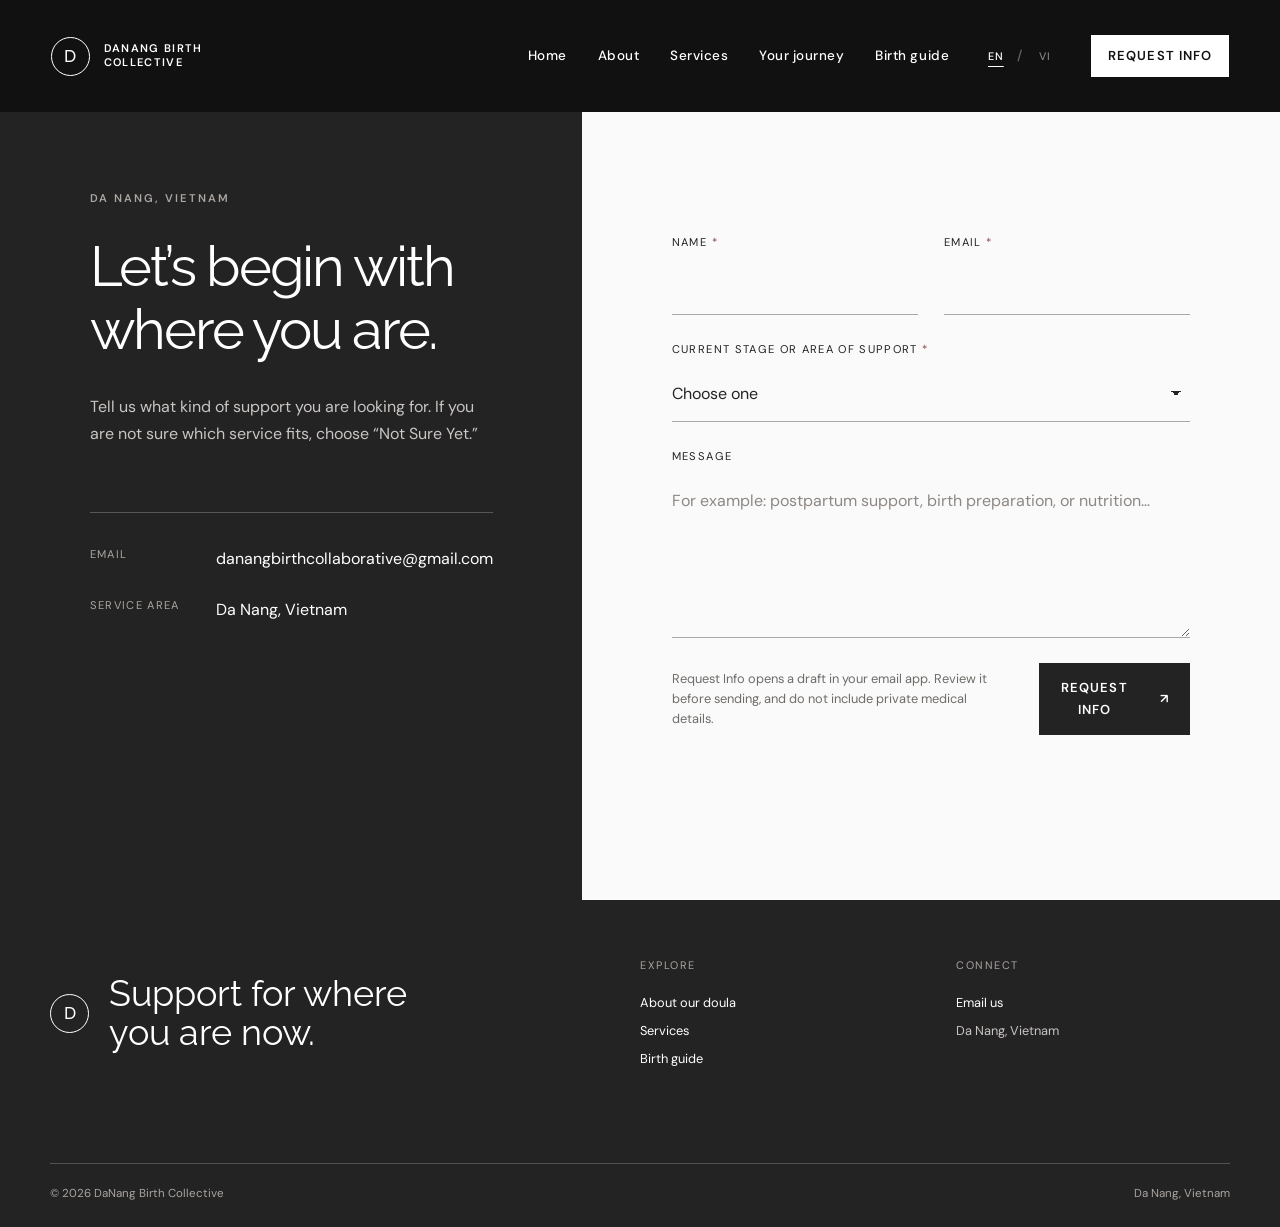
<file: contact.html>
<!doctype html>
<html lang="en">
  <head>
    <meta charset="utf-8" />
    <meta name="viewport" content="width=device-width, initial-scale=1" />
    <meta
      name="description"
      content="Request information from DaNang Birth Collective in Da Nang, Vietnam."
    />
    <meta name="theme-color" content="#111111" />
    <title>Contact | DaNang Birth Collective</title>
    <link rel="icon" href="favicon.svg" type="image/svg+xml" />
    <link rel="preconnect" href="https://fonts.googleapis.com" />
    <link rel="preconnect" href="https://fonts.gstatic.com" crossorigin />
    <link
      href="https://fonts.googleapis.com/css2?family=DM+Sans:wght@400;500;600&amp;family=Raleway:wght@400;500;600&amp;display=swap"
      rel="stylesheet"
    />
    <link rel="stylesheet" href="styles.css?v=20260722-5" />
  </head>
  <body>
    <a class="skip-link" href="#main">Skip to content</a>
    <header class="site-header" id="top">
      <a class="wordmark" href="index.html"
        ><span class="wordmark-mark" aria-hidden="true">D</span
        ><span>DaNang Birth<br />Collective</span></a
      >
      <div
        class="language-switcher mobile-language-switcher"
        role="group"
        aria-label="Language"
      >
        <button type="button" data-lang="en" aria-pressed="true">EN</button
        ><span aria-hidden="true">/</span
        ><button type="button" data-lang="vi" aria-pressed="false">VI</button>
      </div>
      <button
        class="menu-toggle"
        type="button"
        aria-expanded="false"
        aria-controls="site-nav"
      >
        <span>Menu</span><i aria-hidden="true"></i>
      </button>
      <nav class="site-nav" id="site-nav" aria-label="Main navigation">
        <a href="index.html">Home</a><a href="about.html">About</a
        ><a href="index.html#services">Services</a
        ><a href="index.html#journey">Your journey</a
        ><a href="index.html#guide">Birth guide</a>
        <div
          class="language-switcher desktop-language-switcher"
          role="group"
          aria-label="Language"
        >
          <button type="button" data-lang="en" aria-pressed="true">EN</button
          ><span aria-hidden="true">/</span
          ><button type="button" data-lang="vi" aria-pressed="false">VI</button>
        </div>
        <a class="button button-small" href="contact.html" aria-current="page"
          >Request Info</a
        >
      </nav>
    </header>
    <main id="main" class="contact-page">
      <section class="contact-page-intro">
        <p class="eyebrow">Da Nang, Vietnam</p>
        <h1>Let’s begin with where you are.</h1>
        <p>
          Tell us what kind of support you are looking for. If you are not sure
          which service fits, choose “Not Sure Yet.”
        </p>
        <div class="contact-facts">
          <div>
            <span>Email</span
            ><a href="mailto:danangbirthcollaborative@gmail.com"
              >danangbirthcollaborative@gmail.com</a
            >
          </div>
          <div>
            <span>Service area</span>
            <p>Da Nang, Vietnam</p>
          </div>
        </div>
      </section>
      <section class="contact-page-form">
        <form id="info-form" data-email-draft>
          <div class="field">
            <label for="name">Name <span aria-hidden="true">*</span></label
            ><input
              id="name"
              name="name"
              type="text"
              autocomplete="name"
              required
            />
          </div>
          <div class="field">
            <label for="email">Email <span aria-hidden="true">*</span></label
            ><input
              id="email"
              name="email"
              type="email"
              autocomplete="email"
              required
            />
          </div>
          <div class="field field-full">
            <label for="stage"
              >Current stage or area of support
              <span aria-hidden="true">*</span></label
            ><select id="stage" name="stage" required>
              <option value="">Choose one</option>
              <option>Pregnancy</option>
              <option>Preparing for Birth</option>
              <option>Postpartum</option>
              <option>Fitness and Strength</option>
              <option>Nutrition</option>
              <option>Other Support</option>
              <option>Not Sure Yet</option>
            </select>
          </div>
          <div class="field field-full">
            <label for="message">Message</label
            ><textarea
              id="message"
              name="message"
              rows="5"
              placeholder="For example: postpartum support, birth preparation, or nutrition…"
            ></textarea>
          </div>
          <div class="field-full form-footer">
            <p>
              Request Info opens a draft in your email app. Review it before
              sending, and do not include private medical details.
            </p>
            <button class="button" type="submit">
              Request Info <span aria-hidden="true">↗</span>
            </button>
          </div>
          <p
            class="form-message field-full"
            role="status"
            aria-live="polite"
          ></p>
        </form>
      </section>
    </main>
    <footer class="site-footer compact-footer" id="footer">
      <div class="footer-wordmark">
        <span class="wordmark-mark" aria-hidden="true">D</span>
        <h2>Support for where<br />you are now.</h2>
      </div>
      <div>
        <p class="footer-label">Explore</p>
        <a href="about.html">About our doula</a
        ><a href="index.html#services">Services</a
        ><a href="index.html#guide">Birth guide</a>
      </div>
      <div>
        <p class="footer-label">Connect</p>
        <a href="mailto:danangbirthcollaborative@gmail.com">Email us</a>
        <p>Da Nang, Vietnam</p>
      </div>
      <div class="footer-bottom">
        <p>© <span id="year"></span> DaNang Birth Collective</p>
        <p>Da Nang, Vietnam</p>
      </div>
    </footer>
    <script src="i18n.js?v=20260723-1"></script>
    <script src="script.js?v=20260723-1"></script>
  </body>
</html>
</file>
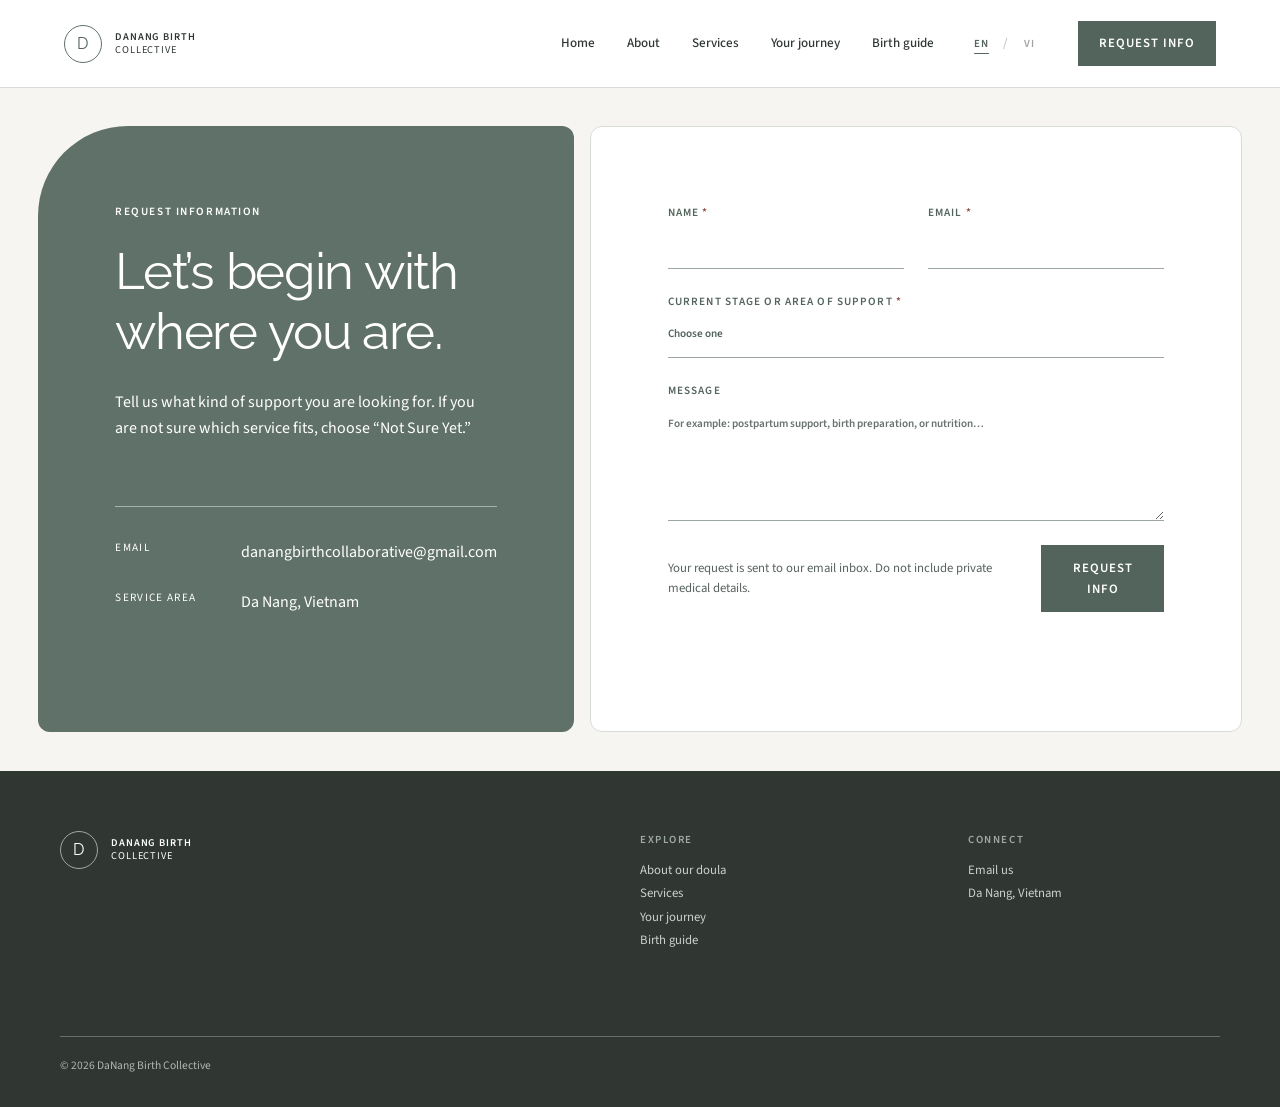
<file: demo-2/contact.html>
<!doctype html>
<html lang="en">
  <head>
    <meta charset="utf-8" />
    <meta name="viewport" content="width=device-width, initial-scale=1" />
    <meta
      name="description"
      content="Contact DaNang Birth Collective and request doula, strength, or nutrition information in Da Nang."
    />
    <meta name="theme-color" content="#ffffff" />
    <title>Contact | DaNang Birth Collective</title>
    <link rel="icon" href="../favicon.svg" type="image/svg+xml" />
    <link rel="preconnect" href="https://fonts.googleapis.com" />
    <link rel="preconnect" href="https://fonts.gstatic.com" crossorigin />
    <link
      href="https://fonts.googleapis.com/css2?family=Raleway:wght@400;500;600&amp;family=Source+Sans+3:wght@400;500;600&amp;display=swap"
      rel="stylesheet"
    />
    <link rel="stylesheet" href="styles.css?v=20260723-4" />
  </head>
  <body>
    <a class="skip-link" href="#main">Skip to content</a>
    <header class="site-header" id="top">
      <a class="brand" href="index.html"
        ><span class="brand-mark" aria-hidden="true">D</span
        ><span><strong>DaNang Birth</strong>Collective</span></a
      >
      <div
        class="language-switcher mobile-language-switcher"
        role="group"
        aria-label="Language"
      >
        <button type="button" data-lang="en" aria-pressed="true">EN</button
        ><span aria-hidden="true">/</span
        ><button type="button" data-lang="vi" aria-pressed="false">VI</button>
      </div>
      <button
        class="menu-button"
        type="button"
        aria-expanded="false"
        aria-controls="nav"
      >
        <span>Menu</span><i aria-hidden="true"></i>
      </button>
      <nav id="nav" aria-label="Main navigation">
        <a href="index.html">Home</a><a href="about.html">About</a
        ><a href="index.html#services">Services</a
        ><a href="index.html#journey">Your journey</a
        ><a href="index.html#guide">Birth guide</a>
        <div
          class="language-switcher desktop-language-switcher"
          role="group"
          aria-label="Language"
        >
          <button type="button" data-lang="en" aria-pressed="true">EN</button
          ><span aria-hidden="true">/</span
          ><button type="button" data-lang="vi" aria-pressed="false">VI</button>
        </div>
        <a class="nav-cta" href="contact.html" aria-current="page"
          >Request Info</a
        >
      </nav>
    </header>
    <main id="main" class="soft-contact-page">
      <section class="soft-contact-intro">
        <p class="eyebrow">Request information</p>
        <h1>Let’s begin with where you are.</h1>
        <p>
          Tell us what kind of support you are looking for. If you are not sure
          which service fits, choose “Not Sure Yet.”
        </p>
        <div class="soft-contact-details">
          <div>
            <span>Email</span
            ><a href="mailto:danangbirthcollaborative@gmail.com"
              >danangbirthcollaborative@gmail.com</a
            >
          </div>
          <div>
            <span>Service area</span>
            <p>Da Nang, Vietnam</p>
          </div>
        </div>
      </section>
      <section class="soft-contact-form">
        <form
          id="contact-form"
          action="https://formsubmit.co/danangbirthcollaborative@gmail.com"
          method="post"
        >
          <input
            type="hidden"
            name="_subject"
            value="New website inquiry - DaNang Birth Collective"
          />
          <input type="hidden" name="_template" value="table" />
          <input type="hidden" name="_captcha" value="false" />
          <input
            type="hidden"
            name="_next"
            value="https://nguyenvuong789.github.io/danang-birth-collaborative-demo/demo-2/contact.html?request=sent#main"
          />
          <label
            ><span class="label-text"
              >Name <span aria-hidden="true">*</span></span
            ><input
              id="name"
              name="name"
              type="text"
              autocomplete="name"
              required
          /></label>
          <label
            ><span class="label-text"
              >Email <span aria-hidden="true">*</span></span
            ><input
              id="email"
              name="email"
              type="email"
              autocomplete="email"
              spellcheck="false"
              required
          /></label>
          <label class="full"
            ><span class="label-text"
              >Current stage or area of support
              <span aria-hidden="true">*</span></span
            ><select id="stage" name="stage" required>
              <option value="">Choose one</option>
              <option>Pregnancy</option>
              <option>Preparing for Birth</option>
              <option>Postpartum</option>
              <option>Fitness and Strength</option>
              <option>Nutrition</option>
              <option>Other Support</option>
              <option>Not Sure Yet</option>
            </select></label
          >
          <label class="full"
            >Message<textarea
              id="message"
              name="message"
              rows="5"
              placeholder="For example: postpartum support, birth preparation, or nutrition…"
            ></textarea>
          </label>
          <div class="form-footer full">
            <p>
              Your request is sent to our email inbox. Do not include private
              medical details.
            </p>
            <button class="button" type="submit">Request Info</button>
          </div>
          <p class="form-message full" role="status" aria-live="polite"></p>
        </form>
      </section>
    </main>
    <footer id="footer">
      <a class="brand" href="index.html"
        ><span class="brand-mark" aria-hidden="true">D</span
        ><span><strong>DaNang Birth</strong>Collective</span></a
      >
      <div>
        <p class="footer-label">Explore</p>
        <a href="about.html">About our doula</a
        ><a href="index.html#services">Services</a
        ><a href="index.html#journey">Your journey</a
        ><a href="index.html#guide">Birth guide</a>
      </div>
      <div>
        <p class="footer-label">Connect</p>
        <a href="mailto:danangbirthcollaborative@gmail.com">Email us</a>
        <p>Da Nang, Vietnam</p>
      </div>
      <p class="copyright">© <span id="year"></span> DaNang Birth Collective</p>
    </footer>
    <script src="../i18n.js?v=20260723-1"></script>
    <script src="../script.js?v=20260723-1"></script>
  </body>
</html>
</file>
<file: styles.css>
:root {
  --ink: #242323;
  --charcoal: #363434;
  --paper: #ffffff;
  --warm-white: #fafafa;
  --stone: #f1f1f1;
  --blush: #f1f1f1;
  --muted: #6f6b68;
  --line: #d8d5d1;
  --display: "Raleway", sans-serif;
  --body: "DM Sans", sans-serif;
}

* {
  box-sizing: border-box;
}
html {
  scroll-behavior: smooth;
}
body {
  margin: 0;
  overflow-x: hidden;
  background: var(--paper);
  color: var(--ink);
  font-family: var(--body);
  font-size: 16px;
  line-height: 1.7;
}
body.menu-open {
  overflow-x: hidden;
}
img {
  display: block;
  width: 100%;
  object-fit: cover;
}
a {
  color: inherit;
  text-decoration: none;
}
button,
input,
select,
textarea {
  font: inherit;
  color: inherit;
}
button {
  cursor: pointer;
}
.skip-link {
  position: fixed;
  left: 1rem;
  top: -5rem;
  z-index: 100;
  padding: 0.75rem 1rem;
  background: var(--ink);
  color: #fff;
}
.skip-link:focus {
  top: 1rem;
}

.site-header {
  min-height: 112px;
  padding: 0 clamp(1.25rem, 4vw, 4.5rem);
  display: flex;
  align-items: center;
  justify-content: space-between;
  border-bottom: 0;
  background: #111;
  color: #fff;
  position: relative;
  z-index: 20;
}
.wordmark {
  display: flex;
  gap: 0.85rem;
  align-items: center;
  font-size: 0.69rem;
  line-height: 1.25;
  letter-spacing: 0.12em;
  text-transform: uppercase;
  font-weight: 600;
}
.wordmark-mark {
  display: grid;
  place-items: center;
  width: 39px;
  height: 39px;
  border: 1px solid currentColor;
  border-radius: 50%;
  font-family: var(--display);
  font-size: 1.05rem;
  font-weight: 500;
}
.site-nav {
  display: flex;
  align-items: center;
  gap: clamp(1rem, 2.4vw, 2.5rem);
  font-size: 0.84rem;
  font-weight: 500;
  letter-spacing: 0.04em;
}
.site-nav > a:not(.button) {
  position: relative;
}
.site-nav > a:not(.button)::after {
  content: "";
  position: absolute;
  left: 0;
  right: 100%;
  bottom: -0.35rem;
  height: 1px;
  background: currentColor;
  transition: right 0.25s ease;
}
.site-nav > a:not(.button):hover::after {
  right: 0;
}
.menu-toggle {
  display: none;
  background: none;
  border: 0;
}

.button {
  display: inline-flex;
  justify-content: space-between;
  align-items: center;
  gap: 2rem;
  min-height: 52px;
  padding: 0.8rem 1.3rem;
  border: 1px solid var(--ink);
  background: var(--ink);
  color: #fff;
  font-size: 0.8125rem;
  font-weight: 600;
  letter-spacing: 0.08em;
  text-transform: uppercase;
  transition:
    background 0.2s,
    color 0.2s;
}
.button:hover {
  background: transparent;
  color: var(--ink);
}
.button-small {
  min-height: 42px;
  padding: 0.5rem 1rem;
}
.site-header .button {
  border-color: #fff;
  background: #fff;
  color: #111;
}
.site-header .button:hover {
  background: transparent;
  color: #fff;
}
.text-link {
  display: inline-block;
  padding-bottom: 0.2rem;
  border-bottom: 1px solid var(--ink);
  font-size: 0.84rem;
  font-weight: 600;
  letter-spacing: 0.03em;
}
.text-link:hover {
  color: var(--muted);
  border-color: var(--muted);
}

.hero {
  width: min(1180px, calc(100% - 3rem));
  min-height: calc(100svh - 112px);
  margin: 0 auto;
  padding: clamp(3rem, 5vw, 5rem) 0;
  display: grid;
  grid-template-columns: minmax(0, 0.9fr) minmax(430px, 1.1fr);
  gap: clamp(3rem, 7vw, 7rem);
  align-items: center;
}
.hero-copy {
  padding: 0;
  align-self: center;
}
.eyebrow {
  margin: 0 0 1.7rem;
  color: var(--muted);
  font-size: 0.7rem;
  font-weight: 600;
  letter-spacing: 0.18em;
  text-transform: uppercase;
}
h1,
h2,
h3,
p {
  margin-top: 0;
}
h1,
h2,
h3 {
  font-family: var(--display);
  font-weight: 400;
  line-height: 1.12;
  text-wrap: balance;
}
h1 {
  max-width: 610px;
  margin-bottom: 2rem;
  font-size: clamp(3rem, 4.8vw, 4.8rem);
  letter-spacing: -0.04em;
}
.hero-lede {
  max-width: 560px;
  margin-bottom: 2.4rem;
  color: var(--charcoal);
  font-size: clamp(1rem, 1.2vw, 1.15rem);
}
.hero-actions {
  display: flex;
  align-items: center;
  gap: 2rem;
}
.hero-visual {
  position: relative;
  height: clamp(440px, calc(100svh - 210px), 620px);
}
.hero-visual img {
  height: 100%;
  filter: grayscale(68%) contrast(0.92);
}
.image-note {
  position: absolute;
  right: 1rem;
  bottom: 1rem;
  margin: 0;
  padding: 0.35rem 0.6rem;
  background: rgba(255, 255, 255, 0.88);
  font-size: 0.57rem;
  letter-spacing: 0.1em;
  text-transform: uppercase;
}

.section-pad {
  padding: clamp(5.5rem, 9vw, 9rem)
    max(clamp(1.25rem, 7vw, 8rem), calc((100vw - 1180px) / 2));
}
.intro {
  background: var(--paper);
  border-top: 1px solid var(--line);
  border-bottom: 1px solid var(--line);
}
.intro-grid {
  display: grid;
  grid-template-columns: 1.25fr 0.75fr;
  gap: clamp(3rem, 8vw, 10rem);
  align-items: start;
}
.intro h2 {
  max-width: 800px;
  font-size: clamp(2.1rem, 3vw, 3rem);
  letter-spacing: -0.03em;
}
.intro-grid > div {
  padding-top: 0.8rem;
  color: var(--charcoal);
  font-size: 1.02rem;
}

.services {
  background: var(--paper);
}
.section-heading {
  display: flex;
  justify-content: space-between;
  gap: 4rem;
  align-items: end;
  margin-bottom: 4rem;
}
.section-heading h2,
.journey h2,
.about h2,
.guide h2,
.request h2 {
  margin-bottom: 0;
  font-size: clamp(2.1rem, 3vw, 3rem);
  letter-spacing: -0.035em;
}
.section-heading > p {
  max-width: 370px;
  margin-bottom: 0.4rem;
  color: var(--muted);
}
.service-list {
  border-top: 1px solid var(--line);
}
.service-card {
  display: grid;
  grid-template-columns: 150px 1fr 1.1fr 150px;
  gap: 2rem;
  align-items: center;
  padding: 2.2rem 0;
  border-bottom: 1px solid var(--line);
  transition: background 0.2s;
}
.service-card:hover {
  background: transparent;
}
.service-card > span {
  color: var(--muted);
  font-size: 0.68rem;
  letter-spacing: 0.15em;
  text-transform: uppercase;
}
.service-card h3 {
  margin: 0;
  font-size: clamp(1.4rem, 2vw, 2.2rem);
}
.service-card p {
  max-width: 450px;
  margin: 0;
  color: var(--charcoal);
}
.service-card a {
  justify-self: end;
  font-size: 0.78rem;
  font-weight: 600;
  letter-spacing: 0.04em;
}
.service-card a span {
  margin-left: 0.4rem;
}

.journey {
  overflow: hidden;
  background: var(--warm-white);
  border-top: 1px solid var(--line);
  border-bottom: 1px solid var(--line);
}
.journey-intro {
  max-width: 850px;
}
.journey-track {
  display: grid;
  grid-template-columns: repeat(3, 1fr);
  gap: clamp(2rem, 7vw, 8rem);
  margin-top: 6rem;
  border-top: 1px solid #bcb8b4;
}
.journey-track article {
  padding-top: 1.7rem;
}
.journey-track b {
  color: var(--muted);
  font-size: 0.68rem;
  font-weight: 600;
  letter-spacing: 0.15em;
}
.journey-track h3 {
  margin: 1rem 0;
  font-size: 2rem;
}
.journey-track p {
  max-width: 320px;
  color: var(--charcoal);
}

.about {
  display: grid;
  grid-template-columns: 1.08fr 0.92fr;
  gap: clamp(3rem, 8vw, 9rem);
  align-items: center;
}
.about-image {
  position: relative;
}
.about-image img {
  height: clamp(500px, 58vw, 700px);
  filter: grayscale(70%) contrast(0.92);
}
.about-image span {
  position: absolute;
  bottom: 0;
  left: 0;
  padding: 0.75rem 1rem;
  background: var(--paper);
  font-size: 0.6rem;
  letter-spacing: 0.12em;
  text-transform: uppercase;
}
.about-copy > p:not(.eyebrow) {
  max-width: 62ch;
  margin: 2rem 0;
  font-size: 1.02rem;
}
.placeholder-note {
  margin: 2rem 0;
  padding: 1.2rem 0;
  border-top: 1px solid var(--line);
  border-bottom: 1px solid var(--line);
}
.placeholder-note strong {
  font-size: 0.7rem;
  letter-spacing: 0.1em;
  text-transform: uppercase;
}
.placeholder-note p {
  margin: 0.5rem 0 0 !important;
  color: var(--muted);
  font-size: 0.82rem !important;
}

.guide {
  background: var(--warm-white);
  border-top: 1px solid var(--line);
  border-bottom: 1px solid var(--line);
}
.guide-card {
  display: grid;
  grid-template-columns: minmax(260px, 0.65fr) 1.35fr;
  gap: clamp(3rem, 8vw, 9rem);
  align-items: center;
  padding: clamp(1.5rem, 4vw, 4rem);
  background: var(--paper);
}
.guide-cover {
  position: relative;
  aspect-ratio: 3/4;
  padding: 2rem;
  display: flex;
  flex-direction: column;
  justify-content: space-between;
  border: 1px solid var(--line);
  background: #eee;
}
.guide-cover::after {
  content: "";
  position: absolute;
  left: 2rem;
  right: 2rem;
  top: 50%;
  height: 1px;
  background: #aaa;
}
.guide-cover span,
.guide-cover small {
  font-size: 0.56rem;
  letter-spacing: 0.15em;
}
.guide-cover strong {
  z-index: 1;
  font-family: var(--display);
  font-size: clamp(1.9rem, 3.5vw, 3.5rem);
  font-weight: 400;
  line-height: 1.05;
}
.guide-copy > p:not(.eyebrow, .status) {
  max-width: 600px;
  margin: 2rem 0;
  color: var(--charcoal);
  font-size: 1.02rem;
}
.status {
  margin: 2rem 0;
  font-size: 0.74rem;
  font-weight: 600;
}
.status i {
  display: inline-block;
  width: 7px;
  height: 7px;
  margin-right: 0.6rem;
  border-radius: 50%;
  background: var(--ink);
}

.request {
  display: grid;
  grid-template-columns: 0.85fr 1.15fr;
  gap: clamp(4rem, 10vw, 12rem);
  background: var(--paper);
  border-top: 1px solid var(--line);
}
.request-copy > p:not(.eyebrow) {
  max-width: 480px;
  margin: 2rem 0;
  color: var(--muted);
}
.request-copy > a {
  border-bottom: 1px solid;
  font-size: 0.82rem;
}
.request-form {
  display: grid;
  grid-template-columns: 1fr 1fr;
  gap: 1.6rem;
}
.field {
  display: flex;
  flex-direction: column;
}
.field-full {
  grid-column: 1 / -1;
}
.field label {
  margin-bottom: 0.45rem;
  font-size: 0.7rem;
  letter-spacing: 0.12em;
  text-transform: uppercase;
}
.field input,
.field select,
.field textarea {
  width: 100%;
  padding: 0.85rem 0;
  border: 0;
  border-bottom: 1px solid #aaa6a2;
  border-radius: 0;
  outline: 0;
  background: transparent;
}
.field select {
  appearance: none;
  background-image:
    linear-gradient(45deg, transparent 50%, var(--ink) 50%),
    linear-gradient(135deg, var(--ink) 50%, transparent 50%);
  background-position:
    calc(100% - 14px) 50%,
    calc(100% - 9px) 50%;
  background-repeat: no-repeat;
  background-size: 5px 5px;
}
.field textarea {
  resize: vertical;
}
.field input:focus,
.field select:focus,
.field textarea:focus {
  border-color: var(--ink);
  box-shadow: 0 1px var(--ink);
}
.field textarea::placeholder {
  color: #8d8884;
}
.form-footer {
  display: flex;
  justify-content: space-between;
  gap: 2rem;
  align-items: center;
}
.form-footer p {
  max-width: 360px;
  margin: 0;
  color: var(--muted);
  font-size: 0.8rem;
  line-height: 1.55;
}
.form-message {
  min-height: 1.4em;
  margin: 0;
  color: var(--charcoal);
  font-size: 0.82rem;
}
.field input:user-invalid,
.field select:user-invalid {
  border-color: #8c4a4a;
  box-shadow: 0 1px #8c4a4a;
}
.field label span[aria-hidden="true"] {
  color: #8c4a4a;
}

.site-footer {
  padding: 4rem max(1.5rem, calc((100vw - 1180px) / 2)) 1.5rem;
  display: grid;
  grid-template-columns: minmax(320px, 1.5fr) 0.7fr 0.8fr;
  gap: clamp(2.5rem, 6vw, 6rem);
  background: var(--ink);
  color: #fff;
}
.footer-wordmark {
  display: flex;
  gap: 1.25rem;
  align-items: center;
}
.footer-wordmark .wordmark-mark {
  border-color: #fff;
}
.footer-wordmark h2 {
  max-width: 420px;
  margin: 0;
  font-size: clamp(1.85rem, 2.8vw, 3rem);
  line-height: 1.08;
}
.site-footer > div:not(.footer-wordmark, .footer-bottom) {
  display: flex;
  flex-direction: column;
  align-items: start;
  gap: 0.4rem;
  font-size: 0.8rem;
}
.site-footer
  > div:not(.footer-wordmark, .footer-bottom)
  > p:not(.footer-label) {
  margin-bottom: 0;
  color: #c8c5c2;
}
.footer-label {
  margin-bottom: 0.7rem;
  color: #aaa5a1;
  font-size: 0.68rem;
  letter-spacing: 0.14em;
  text-transform: uppercase;
}
.footer-bottom {
  grid-column: 1 / -1;
  display: flex;
  justify-content: space-between;
  margin-top: 1rem;
  padding-top: 1.25rem;
  border-top: 1px solid #55514f;
  color: #aaa5a1;
  font-size: 0.72rem;
}
.footer-bottom p {
  margin-bottom: 0;
}

.reveal {
  transition:
    opacity 0.65s ease,
    transform 0.65s ease;
}
.reveal.reveal-pending {
  opacity: 0;
  transform: translateY(18px);
}
.reveal.is-visible {
  opacity: 1;
  transform: none;
}
:focus-visible {
  outline: 2px solid var(--ink);
  outline-offset: 4px;
}
.site-footer :focus-visible,
.button:focus-visible {
  outline-color: currentColor;
}
.site-header :focus-visible {
  outline-color: currentColor;
}

@media (max-width: 900px) {
  .site-header {
    min-height: 78px;
  }
  .menu-toggle {
    display: flex;
    align-items: center;
    gap: 0.6rem;
    min-width: 48px;
    min-height: 48px;
    font-size: 0.75rem;
  }
  .menu-toggle i {
    position: relative;
    display: block;
    width: 20px;
    height: 1px;
    background: currentColor;
    transition: background 0.18s ease;
  }
  .menu-toggle i::before,
  .menu-toggle i::after {
    position: absolute;
    left: 0;
    display: block;
    width: 20px;
    height: 1px;
    background: currentColor;
    content: "";
    transition: transform 0.22s cubic-bezier(0.22, 1, 0.36, 1);
  }
  .menu-toggle i::before {
    transform: translateY(-6px);
  }
  .menu-toggle i::after {
    transform: translateY(6px);
  }
  .menu-toggle[aria-expanded="true"] i {
    background: transparent;
  }
  .menu-toggle[aria-expanded="true"] i::before {
    transform: rotate(45deg);
  }
  .menu-toggle[aria-expanded="true"] i::after {
    transform: rotate(-45deg);
  }
  .site-nav {
    position: absolute;
    top: 78px;
    left: 0;
    right: 0;
    padding: 1.5rem;
    flex-direction: column;
    align-items: stretch;
    border-bottom: 1px solid #333;
    background: #111;
    opacity: 0;
    visibility: hidden;
    pointer-events: none;
    transform: translate3d(0, -8px, 0);
    transition:
      opacity 0.18s ease,
      transform 0.24s cubic-bezier(0.22, 1, 0.36, 1),
      visibility 0s linear 0.24s;
    will-change: opacity, transform;
  }
  .site-nav.open {
    opacity: 1;
    visibility: visible;
    pointer-events: auto;
    transform: translate3d(0, 0, 0);
    transition-delay: 0s;
  }
  .site-nav a {
    min-height: 48px;
    display: flex;
    align-items: center;
  }
  .hero {
    width: 100%;
    min-height: auto;
    padding: 0;
    grid-template-columns: 1fr;
    gap: 0;
  }
  .hero-copy {
    padding: 5rem clamp(1.25rem, 7vw, 4rem) 4rem;
  }
  .hero-visual {
    height: 600px;
    min-height: 0;
  }
  .intro-grid,
  .about,
  .request {
    grid-template-columns: 1fr;
  }
  .service-card {
    grid-template-columns: 100px 1fr;
  }
  .service-card p,
  .service-card a {
    grid-column: 2;
  }
  .service-card a {
    justify-self: start;
  }
  .guide-card {
    grid-template-columns: 1fr;
  }
  .guide-cover {
    max-width: 380px;
  }
  .site-footer {
    grid-template-columns: 1.2fr 0.8fr;
  }
  .footer-wordmark {
    grid-column: 1 / -1;
  }
}

@media (max-width: 600px) {
  h1 {
    max-width: 100%;
    font-size: clamp(2.75rem, 11.5vw, 3.35rem);
    letter-spacing: -0.035em;
  }
  .hero-actions {
    align-items: flex-start;
    flex-direction: column;
    gap: 1.2rem;
  }
  .hero-visual {
    height: 470px;
    min-height: 0;
  }
  .section-pad {
    padding: 5rem 1.25rem;
  }
  .intro-grid {
    gap: 2rem;
  }
  .section-heading {
    display: block;
    margin-bottom: 2rem;
  }
  .section-heading > p {
    margin-top: 1rem;
  }
  .service-card {
    grid-template-columns: 1fr;
    gap: 0.65rem;
    padding: 1.6rem 0;
  }
  .service-card p,
  .service-card a {
    grid-column: 1;
  }
  .journey-track {
    grid-template-columns: 1fr;
    gap: 0;
    margin-top: 4rem;
  }
  .journey-track article {
    padding: 1.6rem 0;
    border-bottom: 1px solid #bcb8b4;
  }
  .journey-track h3 {
    margin: 0.5rem 0;
  }
  .about-image img {
    height: 500px;
  }
  .guide-card {
    padding: 1.25rem;
  }
  .guide-copy {
    padding: 1rem 0;
  }
  .request-form {
    grid-template-columns: 1fr;
  }
  .field {
    grid-column: 1;
  }
  .form-footer {
    align-items: stretch;
    flex-direction: column;
  }
  .form-footer .button {
    width: 100%;
  }
  .wordmark,
  .text-link,
  .service-card a,
  .request-copy > a,
  .site-footer a {
    min-height: 44px;
    display: inline-flex;
    align-items: center;
  }
  .contact-facts a {
    min-height: 44px;
    display: flex;
    align-items: center;
  }
  .site-footer {
    padding: 3rem 1.25rem 1.25rem;
    grid-template-columns: 1fr 1fr;
    gap: 2rem 1.25rem;
  }
  .footer-wordmark {
    grid-column: 1 / -1;
    padding-bottom: 2rem;
    border-bottom: 1px solid #55514f;
  }
  .footer-wordmark h2 {
    max-width: 280px;
    font-size: clamp(1.55rem, 7vw, 2rem);
  }
  .site-footer > div:not(.footer-wordmark, .footer-bottom) {
    gap: 0.15rem;
  }
  .footer-label {
    margin-bottom: 0.45rem;
  }
  .footer-bottom {
    grid-column: 1 / -1;
    display: flex;
    align-items: center;
    gap: 1rem;
    margin-top: 0.25rem;
    padding-top: 1rem;
  }
  .footer-bottom p:last-child {
    margin-left: auto;
  }
  .wordmark {
    gap: 0.65rem;
  }
  .wordmark-mark {
    width: 36px;
    height: 36px;
    flex: 0 0 36px;
  }
  .wordmark span:last-child {
    font-size: 0.56rem;
  }
}

@media (prefers-reduced-motion: reduce) {
  html {
    scroll-behavior: auto;
  }
  .reveal {
    opacity: 1;
    transform: none;
    transition: none;
  }
  .site-nav,
  .button,
  .site-nav > a::after,
  .menu-toggle i,
  .menu-toggle i::before,
  .menu-toggle i::after {
    transition: none;
  }
}

/* Inner pages */
.inner-hero {
  width: min(1180px, calc(100% - 3rem));
  min-height: calc(100svh - 112px);
  margin: 0 auto;
  padding: clamp(3rem, 5vw, 5rem) 0;
  display: grid;
  grid-template-columns: 0.9fr 1.1fr;
  gap: clamp(3rem, 8vw, 8rem);
  align-items: center;
}
.inner-hero h1,
.contact-page h1 {
  font-size: clamp(3rem, 4.4vw, 4rem);
}
.inner-hero > div > p:not(.eyebrow) {
  max-width: 570px;
  color: var(--muted);
  font-size: 1.05rem;
}
.inner-hero figure {
  height: clamp(440px, calc(100svh - 210px), 600px);
  margin: 0;
}
.inner-hero img {
  height: 100%;
  filter: grayscale(65%) contrast(0.92);
}
.about-detail {
  display: grid;
  grid-template-columns: 1.1fr 0.9fr;
  gap: clamp(3rem, 8vw, 9rem);
  border-top: 1px solid var(--line);
  background: var(--warm-white);
}
.about-detail h2,
.about-pillars h2,
.page-cta h2 {
  font-size: clamp(2.1rem, 3vw, 3rem);
}
.about-detail-copy {
  padding-top: 1rem;
  color: var(--charcoal);
}
.about-pillars > header {
  max-width: 760px;
  margin-bottom: 4rem;
}
.pillar-grid {
  display: grid;
  grid-template-columns: repeat(4, 1fr);
  border-top: 1px solid var(--line);
}
.pillar-grid article {
  min-height: 260px;
  padding: 1.7rem 1.5rem 1.7rem 0;
  border-bottom: 1px solid var(--line);
}
.pillar-grid h3 {
  margin: 0 0 1rem;
  font-size: 1.8rem;
}
.pillar-grid p {
  color: var(--muted);
}
.page-cta {
  padding: clamp(4rem, 7vw, 7rem) max(1.5rem, calc((100vw - 1180px) / 2));
  display: flex;
  justify-content: space-between;
  align-items: end;
  gap: 4rem;
  background: var(--stone);
}
.page-cta h2 {
  max-width: 760px;
  margin: 0;
}
.contact-page {
  display: grid;
  grid-template-columns: 0.85fr 1.15fr;
  min-height: calc(100svh - 112px);
}
.contact-page-intro,
.contact-page-form {
  padding: clamp(3.5rem, 6vw, 6rem) clamp(1.5rem, 7vw, 7rem);
}
.contact-page-intro {
  background: var(--ink);
  color: #fff;
}
.contact-page-intro .eyebrow {
  color: #aaa5a1;
}
.contact-page-intro > p:not(.eyebrow) {
  max-width: 520px;
  color: #c8c5c2;
}
.contact-facts {
  margin-top: 4rem;
  padding-top: 2rem;
  border-top: 1px solid #595654;
  display: grid;
  gap: 1.5rem;
}
.contact-facts div {
  display: grid;
  grid-template-columns: 110px 1fr;
  gap: 1rem;
}
.contact-facts span {
  color: #aaa5a1;
  font-size: 0.7rem;
  letter-spacing: 0.12em;
  text-transform: uppercase;
}
.contact-facts p {
  margin: 0;
}
.contact-page-form {
  display: flex;
  align-items: center;
  background: var(--warm-white);
}
.contact-page-form form {
  width: 100%;
  display: grid;
  grid-template-columns: 1fr 1fr;
  gap: 1.6rem;
}
.contact-page-form .field input,
.contact-page-form .field select,
.contact-page-form .field textarea {
  color: var(--ink);
}
.compact-footer {
  padding-top: 3.5rem;
}
.compact-footer .footer-bottom {
  grid-column: 1/-1;
}

@media (max-width: 900px) {
  .inner-hero,
  .about-detail,
  .contact-page {
    grid-template-columns: 1fr;
  }
  .inner-hero {
    width: 100%;
    min-height: 0;
    padding: 0;
    gap: 0;
  }
  .inner-hero > div {
    padding: 5rem clamp(1.25rem, 7vw, 4rem);
  }
  .inner-hero figure {
    height: 600px;
  }
  .pillar-grid {
    grid-template-columns: repeat(2, 1fr);
  }
  .page-cta {
    align-items: flex-start;
    flex-direction: column;
  }
  .contact-page-intro,
  .contact-page-form {
    padding: 5rem clamp(1.25rem, 7vw, 4rem);
  }
  .contact-page {
    min-height: 0;
  }
}
@media (max-width: 600px) {
  .inner-hero h1,
  .contact-page h1 {
    font-size: clamp(2.6rem, 11.5vw, 3rem);
  }
  .inner-hero figure {
    height: 480px;
  }
  .pillar-grid {
    grid-template-columns: 1fr;
  }
  .pillar-grid article {
    min-height: 220px;
  }
  .contact-page-form form {
    grid-template-columns: 1fr;
  }
  .contact-page-form .field {
    grid-column: 1;
  }
  .contact-facts div {
    grid-template-columns: 1fr;
  }
  .page-cta {
    padding: 4rem 1.25rem;
  }
}
.about-image img,
.guide-cover {
  transition:
    filter 0.2s,
    transform 0.2s;
}
.about-image:hover img {
  filter: grayscale(45%) saturate(0.75);
}
.guide-cover:hover {
  transform: translateY(-3px);
}
.site-nav > a[aria-current="page"]:not(.button)::after {
  right: 0 !important;
}
.language-switcher {
  display: flex;
  align-items: center;
  gap: 0.35rem;
  white-space: nowrap;
}
.language-switcher button {
  min-width: 32px;
  min-height: 42px;
  padding: 0;
  border: 0;
  background: transparent;
  color: inherit;
  font: inherit;
  font-size: 0.68rem;
  letter-spacing: 0.08em;
  cursor: pointer;
  opacity: 0.48;
}
.language-switcher button[aria-pressed="true"] {
  opacity: 1;
  text-decoration: underline;
  text-underline-offset: 0.35rem;
}
.language-switcher span {
  opacity: 0.35;
}
.language-switcher button:focus-visible {
  outline: 2px solid currentColor;
  outline-offset: 2px;
}
.mobile-language-switcher {
  display: none;
}
.language-status {
  position: absolute;
  width: 1px;
  height: 1px;
  padding: 0;
  margin: -1px;
  overflow: hidden;
  clip: rect(0 0 0 0);
  white-space: nowrap;
  border: 0;
}
@media (max-width: 900px) {
  .mobile-language-switcher {
    display: flex;
    margin-left: auto;
    margin-right: 0.45rem;
  }
  .site-nav .desktop-language-switcher {
    display: none;
  }
  .language-switcher {
    min-height: 48px;
    justify-content: flex-start;
  }
  .language-switcher button {
    min-width: 40px;
    min-height: 44px;
  }
}
.practitioner-section {
  display: grid;
  grid-template-columns: 1.05fr 0.95fr;
  gap: clamp(3rem, 8vw, 9rem);
  align-items: stretch;
  background: #fff;
}
.practitioner-note {
  max-width: 680px;
}
.practitioner-note h2,
.qualifications h2 {
  font-size: clamp(2.1rem, 3vw, 3rem);
}
.practitioner-note > p:not(.eyebrow) {
  max-width: 610px;
  color: var(--muted);
}
.practitioner-note .text-link {
  margin-top: 1.2rem;
}
.practitioner-focus {
  padding: clamp(2.2rem, 5vw, 4.5rem);
  display: flex;
  flex-direction: column;
  justify-content: center;
  border-top: 1px solid var(--line);
  border-bottom: 1px solid var(--line);
  background: var(--warm-white);
}
.practitioner-focus blockquote {
  margin: 0 0 3.5rem;
  font-family: var(--display);
  font-size: clamp(1.8rem, 3vw, 2.8rem);
  font-weight: 400;
  line-height: 1.2;
}
.practitioner-focus > div {
  padding: 1.15rem 0;
  display: grid;
  grid-template-columns: 100px 1fr;
  gap: 1rem;
  border-top: 1px solid var(--line);
}
.practitioner-focus span {
  color: var(--muted);
  font-size: 0.62rem;
  letter-spacing: 0.12em;
  text-transform: uppercase;
}
.practitioner-focus strong {
  font-weight: 500;
}
.qualifications {
  display: grid;
  grid-template-columns: 0.9fr 1.1fr;
  gap: clamp(3rem, 8vw, 9rem);
  background: var(--ink);
  color: #fff;
}
.qualifications-intro > p:last-child {
  max-width: 540px;
  color: #c8c5c2;
}
.qualifications .eyebrow {
  color: #aaa5a1;
}
.qualification-list {
  border-top: 1px solid #595654;
}
.qualification-list p {
  margin: 0;
  padding: 1.25rem 0;
  border-bottom: 1px solid #595654;
  font-family: var(--display);
  font-size: clamp(1.15rem, 1.7vw, 1.45rem);
}
@media (max-width: 900px) {
  .practitioner-section,
  .qualifications {
    grid-template-columns: 1fr;
  }
  .practitioner-focus {
    min-height: 460px;
  }
}
@media (max-width: 600px) {
  .practitioner-focus {
    min-height: 0;
    padding: 2rem 1.5rem;
  }
  .practitioner-focus blockquote {
    margin-bottom: 2.5rem;
  }
  .practitioner-focus > div {
    grid-template-columns: 1fr;
    gap: 0.35rem;
  }
}

/* Guide lead capture */
body.lead-modal-open {
  overflow: hidden;
}
.lead-modal[hidden] {
  display: none;
}
.lead-modal {
  position: fixed;
  inset: 0;
  z-index: 100;
  display: grid;
  place-items: center;
  padding: 1.5rem;
}
.lead-modal-backdrop {
  position: absolute;
  inset: 0;
  background: rgba(20, 19, 19, 0.76);
  backdrop-filter: blur(5px);
}
.lead-modal-panel {
  position: relative;
  width: min(900px, 100%);
  max-height: calc(100vh - 3rem);
  overflow-y: auto;
  overscroll-behavior: contain;
  display: grid;
  grid-template-columns: 0.9fr 1.1fr;
  background: var(--paper);
  box-shadow: 0 28px 80px rgba(0, 0, 0, 0.28);
}
.lead-modal-intro {
  padding: clamp(3rem, 6vw, 5.5rem);
  display: flex;
  flex-direction: column;
  justify-content: center;
  background: var(--ink);
  color: #fff;
}
.lead-modal-intro .eyebrow {
  color: #aaa5a1;
}
.lead-modal-intro h2 {
  margin-bottom: 1.5rem;
  font-size: clamp(2.15rem, 4vw, 3.5rem);
  letter-spacing: -0.035em;
}
.lead-modal-intro > p:last-child {
  margin: 0;
  color: #cbc7c4;
}
.lead-modal-form {
  padding: clamp(3rem, 6vw, 5.5rem);
  display: flex;
  flex-direction: column;
  justify-content: center;
  gap: 1.35rem;
  background: var(--warm-white);
}
.lead-modal-form .field {
  grid-column: auto;
}
.lead-modal-form .field input {
  color: var(--ink);
}
.lead-modal-form .button {
  width: 100%;
}
.lead-modal-close {
  position: absolute;
  top: 1rem;
  right: 1rem;
  z-index: 2;
  width: 44px;
  height: 44px;
  border: 1px solid var(--line);
  border-radius: 50%;
  background: var(--paper);
  color: var(--ink);
  font-size: 1.6rem;
  line-height: 1;
  cursor: pointer;
}
.lead-privacy {
  margin: 0.2rem 0 0.3rem;
  color: var(--muted);
  font-size: 0.73rem;
  line-height: 1.5;
}
.lead-modal-status {
  min-height: 1.3em;
  margin: -0.5rem 0 0;
  color: var(--muted);
  font-size: 0.78rem;
}
.lead-honeypot {
  position: absolute !important;
  left: -9999px !important;
  width: 1px !important;
  height: 1px !important;
  opacity: 0 !important;
}

@media (max-width: 720px) {
  .lead-modal {
    padding: 0.75rem;
  }
  .lead-modal-panel {
    max-height: calc(100vh - 1.5rem);
    grid-template-columns: 1fr;
  }
  .lead-modal-intro {
    padding: 3.8rem 1.5rem 2rem;
  }
  .lead-modal-intro h2 {
    max-width: 520px;
    font-size: clamp(2rem, 9vw, 2.8rem);
  }
  .lead-modal-intro > p:last-child {
    max-width: 520px;
  }
  .lead-modal-form {
    padding: 2rem 1.5rem 2.5rem;
  }
}

@media (prefers-reduced-motion: reduce) {
  .lead-modal-backdrop {
    backdrop-filter: none;
  }
}
</file>
<file: demo-2/styles.css>
:root {
  --ink: #303733;
  --sage: #607169;
  --sage-dark: #53645c;
  --mist: #eef1ed;
  --petal: #eadeda;
  --sand: #f7f5f1;
  --white: #fff;
  --line: #d8ddd8;
  --display: "Raleway", sans-serif;
  --body: "Source Sans 3", sans-serif;
}
* {
  box-sizing: border-box;
}
html {
  scroll-behavior: smooth;
}
[id] {
  scroll-margin-top: 6.5rem;
}
body {
  margin: 0;
  overflow-x: hidden;
  background: var(--white);
  color: var(--ink);
  font-family: var(--body);
  font-size: 16px;
  line-height: 1.65;
}
img {
  display: block;
  width: 100%;
  height: 100%;
  object-fit: cover;
}
a {
  color: inherit;
  text-decoration: none;
}
a,
button {
  touch-action: manipulation;
}
button,
input,
select,
textarea {
  font: inherit;
  color: inherit;
}
.skip-link {
  position: fixed;
  left: 1rem;
  top: -5rem;
  z-index: 100;
  padding: 0.7rem 1rem;
  background: var(--ink);
  color: #fff;
}
.skip-link:focus {
  top: 1rem;
}
.site-header {
  min-height: 88px;
  padding: 0 clamp(1.25rem, 5vw, 5rem);
  display: flex;
  align-items: center;
  justify-content: space-between;
  border-bottom: 1px solid var(--line);
  background: rgba(255, 255, 255, 0.96);
  position: relative;
  z-index: 20;
}
.brand {
  display: flex;
  align-items: center;
  gap: 0.8rem;
  font-size: 0.65rem;
  line-height: 1.2;
  letter-spacing: 0.09em;
  text-transform: uppercase;
}
.brand > span:last-child {
  display: flex;
  flex-direction: column;
}
.brand strong {
  font-weight: 600;
}
.brand-mark {
  width: 38px;
  height: 38px;
  display: grid;
  place-items: center;
  border: 1px solid var(--sage);
  border-radius: 50%;
  color: var(--sage-dark);
  font-family: var(--display);
  font-size: 1rem;
}
.site-header nav {
  display: flex;
  align-items: center;
  gap: clamp(1rem, 2.5vw, 2.6rem);
  font-size: 0.82rem;
  font-weight: 500;
}
.site-header nav > a:not(.nav-cta):hover {
  color: var(--sage-dark);
}
.nav-cta,
.button {
  min-height: 48px;
  padding: 0.7rem 1.25rem;
  display: inline-flex;
  align-items: center;
  justify-content: center;
  border: 1px solid var(--sage-dark);
  background: var(--sage-dark);
  color: #fff;
  font-size: 0.8rem;
  font-weight: 600;
  letter-spacing: 0.08em;
  text-transform: uppercase;
  transition: 0.2s;
}
.nav-cta {
  min-height: 42px;
}
.button:hover,
.nav-cta:hover {
  background: transparent;
  color: var(--sage-dark);
}
.menu-button {
  display: none;
}
.hero {
  padding: clamp(3rem, 5vw, 5rem) max(1.25rem, calc((100vw - 1160px) / 2)) 0;
  background: var(--sand);
}
.hero-copy {
  max-width: 800px;
  margin: 0 auto clamp(2.25rem, 4vw, 3.5rem);
  text-align: center;
}
.eyebrow {
  margin: 0 0 1.2rem;
  color: var(--sage-dark);
  font-size: 0.7rem;
  font-weight: 600;
  letter-spacing: 0.14em;
  text-transform: uppercase;
}
h1,
h2,
h3,
p {
  margin-top: 0;
}
h1,
h2,
h3 {
  font-family: var(--display);
  font-weight: 400;
  line-height: 1.18;
  text-wrap: balance;
}
h1 {
  max-width: 720px;
  margin: 0 auto 1.5rem;
  font-size: clamp(2.65rem, 3.5vw, 3rem);
  letter-spacing: -0.02em;
}
.hero-copy > p:not(.eyebrow) {
  max-width: 650px;
  margin: 0 auto 2rem;
  color: #555f5a;
  font-size: 1.05rem;
}
.hero-actions {
  display: flex;
  justify-content: center;
  align-items: center;
  gap: 1.5rem;
}
.text-link {
  display: inline-block;
  padding-bottom: 0.15rem;
  border-bottom: 1px solid currentColor;
  color: var(--sage-dark);
  font-size: 0.78rem;
  font-weight: 600;
}
.hero-photo {
  height: clamp(440px, calc(100svh - 390px), 600px);
  margin: 0;
  overflow: hidden;
  border-radius: 150px 150px 0 0;
}
.hero-photo img {
  filter: saturate(0.65) contrast(0.94);
}
.section {
  padding: clamp(5rem, 9vw, 8.5rem) max(1.25rem, calc((100vw - 1160px) / 2));
}
.about {
  display: grid;
  grid-template-columns: 0.85fr 1.15fr;
  gap: clamp(3rem, 8vw, 8rem);
  align-items: center;
}
.about-copy {
  max-width: 510px;
}
.about h2,
.section-heading h2,
.journey h2,
.guide h2,
.contact h2 {
  margin-bottom: 1.6rem;
  font-size: clamp(2.15rem, 3vw, 2.9rem);
  letter-spacing: -0.02em;
}
.about-copy > p:not(.eyebrow) {
  max-width: 62ch;
  color: #56605b;
}
.about-photo {
  height: 610px;
  margin: 0;
  overflow: hidden;
  border-radius: 48% 48% 12px 12px;
}
.about-photo img {
  filter: saturate(0.7) contrast(0.95);
}
.services {
  background: var(--mist);
}
.section-heading {
  display: grid;
  grid-template-columns: 1.1fr 0.9fr;
  gap: 5rem;
  align-items: end;
  margin-bottom: 3rem;
}
.section-heading > p {
  max-width: 430px;
  margin-bottom: 1.6rem;
  color: #59635e;
}
.service-grid {
  display: grid;
  grid-template-columns: repeat(5, 1fr);
  border-top: 1px solid var(--line);
  border-bottom: 1px solid var(--line);
}
.service-grid article {
  min-width: 0;
  min-height: 310px;
  padding: 2rem 1.4rem;
  display: flex;
  flex-direction: column;
  border-right: 1px solid var(--line);
}
.service-grid article:last-child {
  border-right: 0;
}
.service-grid article > span {
  color: var(--sage-dark);
  font-size: 0.68rem;
  font-weight: 600;
  letter-spacing: 0.14em;
  text-transform: uppercase;
}
.service-grid h3 {
  margin: 1.2rem 0 0.9rem;
  font-size: clamp(1.4rem, 2vw, 1.85rem);
}
.service-grid p {
  color: #606963;
}
.service-grid a {
  margin-top: auto;
  align-self: flex-start;
  color: var(--sage-dark);
  font-size: 0.78rem;
  font-weight: 600;
  border-bottom: 1px solid;
}
.journey {
  background: var(--sage);
  color: #fff;
}
.journey-heading {
  max-width: 650px;
}
.journey .eyebrow {
  color: #fff;
}
.care-ribbon {
  position: relative;
  display: grid;
  grid-template-columns: repeat(3, 1fr);
  gap: clamp(2rem, 6vw, 6rem);
  margin-top: 4.5rem;
}
.care-ribbon:before {
  content: "";
  position: absolute;
  top: 9px;
  left: 0;
  right: 0;
  height: 1px;
  background: rgba(255, 255, 255, 0.45);
}
.care-ribbon article {
  position: relative;
  padding-top: 2rem;
}
.care-ribbon i {
  position: absolute;
  top: 3px;
  left: 0;
  width: 13px;
  height: 13px;
  border: 3px solid var(--sage);
  border-radius: 50%;
  background: #fff;
}
.care-ribbon h3 {
  margin: 0.8rem 0;
  font-size: 1.65rem;
}
.care-ribbon p {
  color: #fff;
}
.guide {
  display: grid;
  grid-template-columns: 300px minmax(0, 1fr);
  gap: clamp(3.5rem, 7vw, 7rem);
  align-items: center;
  padding-top: 6rem;
  padding-bottom: 6rem;
  background: var(--petal);
}
.guide-card {
  aspect-ratio: 3/4;
  max-width: 300px;
  padding: 2rem;
  display: flex;
  flex-direction: column;
  justify-content: space-between;
  border: 1px solid rgba(48, 55, 51, 0.35);
  border-radius: 190px 190px 8px 8px;
  background: var(--sand);
}
.guide-card small,
.guide-card span {
  font-size: 0.58rem;
  letter-spacing: 0.13em;
}
.guide-card strong {
  max-width: 230px;
  font-family: var(--display);
  font-size: clamp(1.65rem, 2vw, 1.95rem);
  font-weight: 400;
  line-height: 1.18;
  letter-spacing: -0.01em;
}
.guide-copy {
  max-width: 560px;
}
.guide h2 {
  max-width: 560px;
  font-size: clamp(2.05rem, 2.6vw, 2.55rem);
}
.guide-copy > p:not(.eyebrow) {
  max-width: 520px;
  margin-bottom: 2rem;
  color: #5c5552;
}
.button-light {
  background: var(--ink);
  border-color: var(--ink);
}
.button-light:hover {
  background: transparent;
  color: var(--ink);
}
.contact {
  display: grid;
  grid-template-columns: 0.8fr 1.2fr;
  gap: clamp(4rem, 9vw, 9rem);
}
.contact-copy > p:not(.eyebrow) {
  max-width: 460px;
  color: #59615d;
}
.contact-copy > a {
  display: inline-block;
  margin-top: 1rem;
  border-bottom: 1px solid;
  color: var(--sage-dark);
  font-size: 0.78rem;
}
.contact form {
  display: grid;
  grid-template-columns: 1fr 1fr;
  gap: 1.5rem;
}
.contact label {
  display: flex;
  flex-direction: column;
  color: var(--sage-dark);
  font-size: 0.7rem;
  font-weight: 600;
  letter-spacing: 0.1em;
  text-transform: uppercase;
}
.contact .full {
  grid-column: 1/-1;
}
.contact input,
.contact select,
.contact textarea {
  width: 100%;
  padding: 0.85rem 0;
  border: 0;
  border-bottom: 1px solid #9da79f;
  border-radius: 0;
  background: transparent;
  outline: 0;
  text-transform: none;
}
.contact select {
  appearance: none;
}
.contact textarea {
  resize: vertical;
}
.contact input:focus,
.contact select:focus,
.contact textarea:focus {
  border-color: var(--sage-dark);
  box-shadow: 0 1px var(--sage-dark);
}
.contact textarea::placeholder {
  color: #69736d;
}
.form-footer {
  display: flex;
  align-items: center;
  justify-content: space-between;
  gap: 2rem;
}
.form-footer p {
  max-width: 350px;
  margin: 0;
  color: #59635e;
  font-size: 0.8rem;
  font-weight: 400;
  line-height: 1.55;
  letter-spacing: 0;
  text-transform: none;
}
footer {
  padding: 3.75rem max(1.25rem, calc((100vw - 1160px) / 2)) 2rem;
  display: grid;
  grid-template-columns: 2fr 1fr 1fr;
  gap: clamp(2.5rem, 6vw, 5.5rem);
  background: var(--ink);
  color: #fff;
}
footer > .brand {
  align-self: start;
}
footer .brand-mark {
  color: #fff;
  border-color: #9caaa2;
}
footer > div {
  display: flex;
  flex-direction: column;
  align-items: flex-start;
  gap: 0.15rem;
  color: #cad1cc;
  font-size: 0.8rem;
}
footer > div > p:not(.footer-label) {
  margin-bottom: 0;
}
.footer-label {
  margin: 0 0 0.55rem;
  color: #9eaaa3;
  font-size: 0.68rem;
  font-weight: 600;
  letter-spacing: 0.14em;
  text-transform: uppercase;
}
footer .copyright {
  grid-column: 1/-1;
  margin: 0.5rem 0 0;
  padding-top: 1.2rem;
  border-top: 1px solid #65706a;
  color: #aeb8b1;
  font-size: 0.72rem;
}
.reveal {
  transition:
    opacity 0.65s ease,
    transform 0.65s ease;
}
.reveal.reveal-pending {
  opacity: 0;
  transform: translateY(15px);
}
.reveal.visible {
  opacity: 1;
  transform: none;
}
:focus-visible {
  outline: 2px solid currentColor;
  outline-offset: 4px;
}
@media (max-width: 900px) {
  .site-header {
    min-height: 76px;
  }
  .menu-button {
    display: flex;
    align-items: center;
    gap: 0.55rem;
    min-width: 48px;
    min-height: 48px;
    border: 0;
    background: none;
    color: var(--ink);
    font-size: 0.7rem;
  }
  .menu-button i {
    position: relative;
    display: block;
    width: 20px;
    height: 1px;
    background: currentColor;
    transition: background 0.18s ease;
  }
  .menu-button i:before,
  .menu-button i:after {
    position: absolute;
    left: 0;
    display: block;
    width: 20px;
    height: 1px;
    background: currentColor;
    content: "";
    transition: transform 0.22s cubic-bezier(0.22, 1, 0.36, 1);
  }
  .menu-button i:before {
    transform: translateY(-6px);
  }
  .menu-button i:after {
    transform: translateY(6px);
  }
  .menu-button[aria-expanded="true"] i {
    background: transparent;
  }
  .menu-button[aria-expanded="true"] i:before {
    transform: rotate(45deg);
  }
  .menu-button[aria-expanded="true"] i:after {
    transform: rotate(-45deg);
  }
  .site-header nav {
    position: absolute;
    top: 76px;
    left: 0;
    right: 0;
    padding: 1.5rem;
    flex-direction: column;
    align-items: stretch;
    border-bottom: 1px solid var(--line);
    background: #fff;
    opacity: 0;
    visibility: hidden;
    pointer-events: none;
    transform: translate3d(0, -8px, 0);
    transition:
      opacity 0.18s ease,
      transform 0.24s cubic-bezier(0.22, 1, 0.36, 1),
      visibility 0s linear 0.24s;
    will-change: opacity, transform;
  }
  .site-header nav.open {
    opacity: 1;
    visibility: visible;
    pointer-events: auto;
    transform: translate3d(0, 0, 0);
    transition-delay: 0s;
  }
  .site-header nav a {
    min-height: 46px;
    display: flex;
    align-items: center;
  }
  .hero-photo {
    height: 580px;
    border-radius: 100px 100px 0 0;
  }
  .about {
    grid-template-columns: 1fr;
  }
  .about-copy {
    max-width: 650px;
  }
  .about-photo {
    height: 580px;
  }
  .section-heading {
    grid-template-columns: 1fr;
    gap: 0;
  }
  .service-grid {
    grid-template-columns: repeat(2, 1fr);
    border-bottom: 0;
  }
  .service-grid article,
  .service-grid article:nth-child(4),
  .service-grid article:nth-child(5) {
    grid-column: auto;
    border-right: 1px solid var(--line);
    border-bottom: 1px solid var(--line);
  }
  .service-grid article:nth-child(even) {
    border-right: 0;
  }
  .guide,
  .contact {
    grid-template-columns: 1fr;
  }
  .guide-card {
    max-width: 340px;
  }
  .contact form {
    margin-top: 1rem;
  }
  footer {
    grid-template-columns: 1fr 1fr;
  }
  footer > .brand {
    grid-column: 1/-1;
    padding-bottom: 2rem;
    border-bottom: 1px solid #65706a;
  }
  footer .copyright {
    grid-column: 1/-1;
  }
}
@media (max-width: 580px) {
  body {
    font-size: 16px;
  }
  .brand > span:last-child {
    font-size: 0.58rem;
  }
  .brand-mark {
    width: 35px;
    height: 35px;
  }
  .hero {
    padding-top: 2.75rem;
  }
  .hero-copy {
    margin-bottom: 1.75rem;
    text-align: left;
  }
  .hero-copy .eyebrow {
    margin-bottom: 1.35rem;
    font-size: 0.61rem;
    letter-spacing: 0.075em;
    white-space: nowrap;
  }
  .hero-copy h1 {
    max-width: 100%;
    margin-bottom: 1.25rem;
    margin-left: 0;
    font-size: clamp(2.15rem, 9vw, 2.35rem);
    line-height: 1.08;
  }
  .hero-copy > p:not(.eyebrow) {
    max-width: 32ch;
    margin-bottom: 1.5rem;
    margin-left: 0;
    color: #5d6661;
    font-size: 1rem;
    font-weight: 400;
    line-height: 1.58;
  }
  .hero-actions {
    justify-content: flex-start;
    align-items: center;
    flex-direction: row;
    flex-wrap: nowrap;
    gap: 1.15rem;
  }
  .hero-actions .button {
    min-width: 174px;
  }
  .hero-actions .text-link {
    min-height: 44px;
    padding: 0.65rem 0;
    border-bottom: 0;
    white-space: nowrap;
  }
  .hero-actions .text-link::after {
    content: "→";
    margin-left: 0.4rem;
    font-weight: 400;
  }
  .hero-photo {
    height: min(390px, 47svh);
    border-radius: 48px 48px 0 0;
  }
  .hero-photo img {
    object-position: center 48%;
  }
  .section {
    padding: 4.8rem 1.25rem;
  }
  .about-photo {
    height: 460px;
    border-radius: 48% 48% 8px 8px;
  }
  .service-grid {
    grid-template-columns: 1fr;
  }
  .service-grid article {
    min-height: 235px;
    border-right: 0;
  }
  .care-ribbon {
    grid-template-columns: 1fr;
    gap: 0;
  }
  .care-ribbon:before {
    top: 0;
    bottom: 0;
    left: 6px;
    right: auto;
    width: 1px;
    height: auto;
  }
  .care-ribbon article {
    padding: 0 0 2.3rem 2rem;
  }
  .care-ribbon i {
    top: 4px;
    left: 0;
  }
  .guide {
    gap: 3rem;
  }
  .guide-card {
    max-width: 300px;
  }
  .contact form {
    grid-template-columns: 1fr;
  }
  .contact label,
  .contact .full {
    grid-column: 1;
  }
  .form-footer {
    align-items: stretch;
    flex-direction: column;
  }
  .form-footer .button {
    width: 100%;
  }
  footer {
    padding: 3rem 1.25rem 1.25rem;
    grid-template-columns: 1fr 1fr;
    gap: 2rem 1.25rem;
  }
  footer > .brand {
    grid-column: 1/-1;
    padding-bottom: 1.75rem;
  }
  footer > div {
    gap: 0.1rem;
  }
  footer .copyright {
    grid-column: 1/-1;
    margin-top: 0.25rem;
    padding-top: 1rem;
  }
  footer a {
    min-height: 40px;
  }
}
@media (prefers-reduced-motion: reduce) {
  html {
    scroll-behavior: auto;
  }
  .reveal {
    opacity: 1;
    transform: none;
    transition: none;
  }
  .site-header nav,
  .menu-button i,
  .menu-button i:before,
  .menu-button i:after,
  .button,
  .nav-cta {
    transition: none;
  }
}

/* Inner pages */
.soft-about-hero {
  min-height: calc(100svh - 88px);
  padding: clamp(3rem, 5vw, 5rem) max(1.25rem, calc((100vw - 1160px) / 2));
  display: grid;
  grid-template-columns: 0.85fr 1.15fr;
  gap: clamp(3rem, 8vw, 8rem);
  align-items: center;
  background: var(--sand);
}
.soft-about-hero h1,
.soft-contact-page h1 {
  margin-bottom: 1.7rem;
  font-size: clamp(2.8rem, 4vw, 3.8rem);
  letter-spacing: -0.025em;
}
.soft-about-hero > div > p:not(.eyebrow) {
  max-width: 540px;
  color: #59615d;
  font-size: 1.05rem;
}
.soft-about-hero figure {
  height: clamp(440px, calc(100svh - 190px), 590px);
  margin: 0;
  overflow: hidden;
  border-radius: 48% 48% 12px 12px;
}
.soft-about-hero img {
  filter: saturate(0.72) contrast(0.95);
}
.soft-story {
  display: grid;
  grid-template-columns: 1.1fr 0.9fr;
  gap: clamp(3rem, 8vw, 8rem);
  padding-top: clamp(4.5rem, 6vw, 6rem);
  padding-bottom: clamp(4.5rem, 6vw, 6rem);
}
.soft-story h2,
.soft-values h2,
.soft-cta h2 {
  font-size: clamp(2.25rem, 3.2vw, 3rem);
  letter-spacing: -0.02em;
}
.soft-story > div:last-child {
  max-width: 62ch;
  padding-top: 1rem;
  color: #5d665f;
}
.soft-values {
  background: var(--mist);
}
.soft-values > header {
  max-width: 62ch;
  margin-bottom: 3.5rem;
}
.soft-value-grid {
  display: grid;
  grid-template-columns: repeat(3, 1fr);
  border-top: 1px solid var(--line);
  border-bottom: 1px solid var(--line);
}
.soft-value-grid article {
  min-height: 210px;
  padding: 2rem clamp(1.5rem, 3vw, 2.5rem);
  border-right: 1px solid var(--line);
}
.soft-value-grid article:last-child {
  border-right: 0;
}
.soft-value-grid h3 {
  font-size: 1.65rem;
}
.soft-value-grid p {
  color: #606963;
}
.soft-cta {
  display: flex;
  justify-content: space-between;
  align-items: end;
  gap: 4rem;
  background: var(--petal);
}
.soft-cta h2 {
  max-width: 760px;
  margin: 0;
}
.soft-contact-page {
  display: grid;
  grid-template-columns: 0.9fr 1.1fr;
  gap: 1rem;
  padding: clamp(1rem, 3vw, 2.5rem);
  background: var(--sand);
}
.soft-contact-intro,
.soft-contact-form {
  padding: clamp(3.5rem, 6vw, 6rem) clamp(1.5rem, 6vw, 5.5rem);
}
.soft-contact-intro {
  border-radius: 90px 12px 12px 12px;
  background: var(--sage);
  color: #fff;
}
.soft-contact-intro .eyebrow {
  color: #fff;
}
.soft-contact-intro > p:not(.eyebrow) {
  max-width: 500px;
  color: #fff;
}
.soft-contact-details {
  margin-top: 4rem;
  padding-top: 2rem;
  border-top: 1px solid rgba(255, 255, 255, 0.45);
  display: grid;
  gap: 1.5rem;
}
.soft-contact-details div {
  display: grid;
  grid-template-columns: 110px 1fr;
  gap: 1rem;
}
.soft-contact-details span {
  color: #fff;
  font-size: 0.7rem;
  letter-spacing: 0.12em;
  text-transform: uppercase;
}
.soft-contact-details p {
  margin: 0;
}
.soft-contact-form {
  display: flex;
  align-items: center;
  border: 1px solid var(--line);
  border-radius: 12px;
  background: var(--white);
}
.soft-contact-form form {
  width: 100%;
  display: grid;
  grid-template-columns: 1fr 1fr;
  gap: 1.5rem;
}
.soft-contact-form label {
  display: flex;
  flex-direction: column;
  color: var(--sage-dark);
  font-size: 0.7rem;
  font-weight: 600;
  letter-spacing: 0.1em;
  text-transform: uppercase;
}
.soft-contact-form .full {
  grid-column: 1/-1;
}
.soft-contact-form input,
.soft-contact-form select,
.soft-contact-form textarea {
  width: 100%;
  padding: 0.85rem 0;
  border: 0;
  border-bottom: 1px solid #9da79f;
  border-radius: 0;
  background: transparent;
  outline: 0;
  text-transform: none;
}
.soft-contact-form select {
  appearance: none;
}
.soft-contact-form textarea {
  resize: vertical;
}
.soft-contact-form textarea::placeholder {
  color: #69736d;
}
.soft-contact-form input:focus,
.soft-contact-form select:focus,
.soft-contact-form textarea:focus {
  border-color: var(--sage-dark);
  box-shadow: 0 1px var(--sage-dark);
}
@media (max-width: 900px) {
  .soft-about-hero,
  .soft-story,
  .soft-contact-page {
    grid-template-columns: 1fr;
  }
  .soft-about-hero figure {
    height: 580px;
  }
  .soft-about-hero,
  .soft-contact-page {
    min-height: 0;
  }
  .soft-value-grid {
    grid-template-columns: 1fr;
  }
  .soft-value-grid article {
    min-height: 0;
    border-right: 0;
    border-bottom: 1px solid var(--line);
  }
  .soft-value-grid article:last-child {
    border-bottom: 0;
  }
  .soft-cta {
    align-items: flex-start;
    flex-direction: column;
  }
  .soft-contact-intro,
  .soft-contact-form {
    padding: 5rem clamp(1.25rem, 7vw, 4rem);
  }
  .soft-contact-page {
    gap: 0.75rem;
  }
}
@media (max-width: 580px) {
  .soft-about-hero {
    padding: 4.5rem 1.25rem;
  }
  .soft-about-hero h1,
  .soft-contact-page h1 {
    font-size: clamp(2.5rem, 11vw, 3rem);
  }
  .soft-about-hero figure {
    height: 470px;
  }
  .soft-cta {
    padding: 4.5rem 1.25rem;
  }
  .soft-contact-form form {
    grid-template-columns: 1fr;
  }
  .soft-contact-form label,
  .soft-contact-form .full {
    grid-column: 1;
  }
  .soft-contact-intro {
    border-radius: 56px 8px 8px 8px;
  }
  .soft-contact-details div {
    grid-template-columns: 1fr;
  }
}
.about-photo > a {
  display: block;
  height: 100%;
}
.about-photo > a img,
.guide-card {
  transition:
    filter 0.2s,
    transform 0.2s;
}
.about-photo > a:hover img {
  filter: saturate(0.82) contrast(0.98);
}
.guide-card:hover {
  transform: translateY(-3px);
}
.site-header nav > a[aria-current="page"]:not(.nav-cta) {
  color: var(--sage-dark);
  text-decoration: underline;
  text-underline-offset: 0.35rem;
}
.language-switcher {
  display: flex;
  align-items: center;
  gap: 0.35rem;
  white-space: nowrap;
}
.language-switcher button {
  min-width: 32px;
  min-height: 42px;
  padding: 0;
  border: 0;
  background: transparent;
  color: inherit;
  font: inherit;
  font-size: 0.68rem;
  font-weight: 600;
  letter-spacing: 0.08em;
  cursor: pointer;
  opacity: 0.45;
}
.language-switcher button[aria-pressed="true"] {
  color: var(--sage-dark);
  opacity: 1;
  text-decoration: underline;
  text-underline-offset: 0.35rem;
}
.language-switcher span {
  opacity: 0.3;
}
.language-switcher button:focus-visible {
  outline: 2px solid var(--sage-dark);
  outline-offset: 2px;
}
.mobile-language-switcher {
  display: none;
}
.language-status {
  position: absolute;
  width: 1px;
  height: 1px;
  padding: 0;
  margin: -1px;
  overflow: hidden;
  clip: rect(0 0 0 0);
  white-space: nowrap;
  border: 0;
}
@media (max-width: 900px) {
  .mobile-language-switcher {
    display: flex;
    margin-left: auto;
    margin-right: 0.45rem;
  }
  .site-header nav .desktop-language-switcher {
    display: none;
  }
  .language-switcher {
    min-height: 46px;
  }
  .language-switcher button {
    min-width: 40px;
    min-height: 44px;
  }
}
.soft-practitioner {
  display: grid;
  grid-template-columns: 1fr 1fr;
  gap: clamp(3rem, 8vw, 8rem);
  align-items: center;
  background: var(--white);
}
.soft-practitioner > header h2,
.soft-qualifications h2 {
  font-size: clamp(2.25rem, 3.2vw, 3rem);
}
.soft-practitioner > header > p:last-child {
  max-width: 62ch;
  color: #606963;
}
.soft-practitioner-portrait {
  position: relative;
  min-height: 520px;
  margin: 0;
  overflow: hidden;
  border-radius: 150px 150px 12px 12px;
  background: var(--mist);
}
.soft-practitioner-portrait img {
  position: absolute;
  inset: 0;
  filter: saturate(0.72) contrast(0.94);
}
.soft-practitioner-portrait figcaption {
  position: absolute;
  right: 1rem;
  bottom: 1rem;
  left: 1rem;
  padding: 1.5rem;
  border-radius: 8px;
  background: rgba(255, 255, 255, 0.92);
}
.soft-practitioner-portrait figcaption p:not(.eyebrow) {
  max-width: 42ch;
  margin-bottom: 1rem;
}
.soft-qualifications {
  display: grid;
  grid-template-columns: 0.9fr 1.1fr;
  gap: clamp(3rem, 8vw, 8rem);
  align-items: start;
  background: var(--petal);
}
.soft-qualification-list {
  border-top: 1px solid rgba(48, 55, 51, 0.25);
}
.soft-qualification-list p {
  margin: 0;
  padding: 1.15rem 0.25rem;
  border-bottom: 1px solid rgba(48, 55, 51, 0.25);
  font-family: var(--display);
  font-size: clamp(1.1rem, 1.6vw, 1.35rem);
}
@media (max-width: 900px) {
  .soft-practitioner,
  .soft-qualifications {
    grid-template-columns: 1fr;
  }
}
@media (max-width: 580px) {
  .soft-practitioner {
    gap: 2.5rem;
  }
  .soft-practitioner-portrait {
    min-height: 460px;
    border-radius: 70px 70px 8px 8px;
  }
  .soft-qualifications {
    gap: 2.5rem;
  }
}

body.menu-open {
  overflow-x: hidden;
}
.form-message {
  min-height: 1.4em;
  margin: 0;
  color: var(--sage-dark);
  font-size: 0.82rem;
  font-weight: 400;
  letter-spacing: 0;
  text-transform: none;
}

/* Guide lead capture */
body.lead-modal-open {
  overflow: hidden;
}
.lead-modal[hidden] {
  display: none;
}
.lead-modal {
  position: fixed;
  inset: 0;
  z-index: 100;
  display: grid;
  place-items: center;
  padding: 1.5rem;
}
.lead-modal-backdrop {
  position: absolute;
  inset: 0;
  background: rgba(39, 45, 41, 0.68);
  backdrop-filter: blur(5px);
}
.lead-modal-panel {
  position: relative;
  width: min(900px, 100%);
  max-height: calc(100vh - 3rem);
  overflow-y: auto;
  overscroll-behavior: contain;
  display: grid;
  grid-template-columns: 0.92fr 1.08fr;
  border-radius: 120px 12px 12px 12px;
  background: var(--sand);
  box-shadow: 0 28px 80px rgba(30, 38, 33, 0.24);
}
.lead-modal-intro {
  padding: clamp(4rem, 7vw, 6rem) clamp(2.5rem, 6vw, 5.5rem);
  display: flex;
  flex-direction: column;
  justify-content: center;
  border-radius: 120px 0 0 12px;
  background: var(--sage);
  color: #fff;
}
.lead-modal-intro .eyebrow {
  color: #e2e9e4;
}
.lead-modal-intro h2 {
  margin-bottom: 1.5rem;
  font-size: clamp(2.1rem, 3.8vw, 3.25rem);
  letter-spacing: -0.03em;
}
.lead-modal-intro > p:last-child {
  margin: 0;
  color: #edf2ee;
}
.lead-modal-form {
  padding: clamp(3.5rem, 6vw, 5.5rem);
  display: flex;
  flex-direction: column;
  justify-content: center;
  gap: 1.35rem;
}
.lead-modal-form label {
  display: flex;
  flex-direction: column;
  color: var(--sage-dark);
  font-size: 0.65rem;
  font-weight: 600;
  letter-spacing: 0.1em;
  text-transform: uppercase;
}
.lead-modal-form input {
  width: 100%;
  padding: 0.85rem 0;
  border: 0;
  border-bottom: 1px solid #9da79f;
  border-radius: 0;
  background: transparent;
  outline: 0;
  text-transform: none;
}
.lead-modal-form input:focus {
  border-color: var(--sage-dark);
  box-shadow: 0 1px var(--sage-dark);
}
.lead-modal-form .button {
  width: 100%;
}
.lead-modal-close {
  position: absolute;
  top: 1rem;
  right: 1rem;
  z-index: 2;
  width: 44px;
  height: 44px;
  border: 1px solid var(--line);
  border-radius: 50%;
  background: var(--white);
  color: var(--ink);
  font-size: 1.6rem;
  line-height: 1;
  cursor: pointer;
}
.lead-privacy {
  margin: 0.2rem 0 0.3rem;
  color: #69736d;
  font-size: 0.73rem;
  line-height: 1.5;
}
.lead-modal-status {
  min-height: 1.3em;
  margin: -0.5rem 0 0;
  color: var(--sage-dark);
  font-size: 0.78rem;
}
.lead-honeypot {
  position: absolute !important;
  left: -9999px !important;
  width: 1px !important;
  height: 1px !important;
  opacity: 0 !important;
}
@media (max-width: 720px) {
  .lead-modal {
    padding: 0.75rem;
  }
  .lead-modal-panel {
    max-height: calc(100vh - 1.5rem);
    grid-template-columns: 1fr;
    border-radius: 64px 8px 8px 8px;
  }
  .lead-modal-intro {
    padding: 4rem 1.5rem 2rem;
    border-radius: 64px 8px 0 0;
  }
  .lead-modal-intro h2 {
    max-width: 520px;
    font-size: clamp(2rem, 9vw, 2.75rem);
  }
  .lead-modal-intro > p:last-child {
    max-width: 520px;
  }
  .lead-modal-form {
    padding: 2rem 1.5rem 2.5rem;
  }
}
@media (prefers-reduced-motion: reduce) {
  .lead-modal-backdrop {
    backdrop-filter: none;
  }
}

.contact input:user-invalid,
.contact select:user-invalid,
.soft-contact-form input:user-invalid,
.soft-contact-form select:user-invalid {
  border-color: #8c4a4a;
  box-shadow: 0 1px #8c4a4a;
}
.contact label span[aria-hidden="true"],
.soft-contact-form label span[aria-hidden="true"] {
  color: #8c4a4a;
}
.site-header :focus-visible {
  outline-color: currentColor;
}
@media (max-width: 580px) {
  .brand,
  .text-link,
  .service-grid a,
  .contact-copy > a,
  footer a,
  .soft-contact-details a {
    min-height: 44px;
    display: inline-flex;
    align-items: center;
  }
}
</file>
